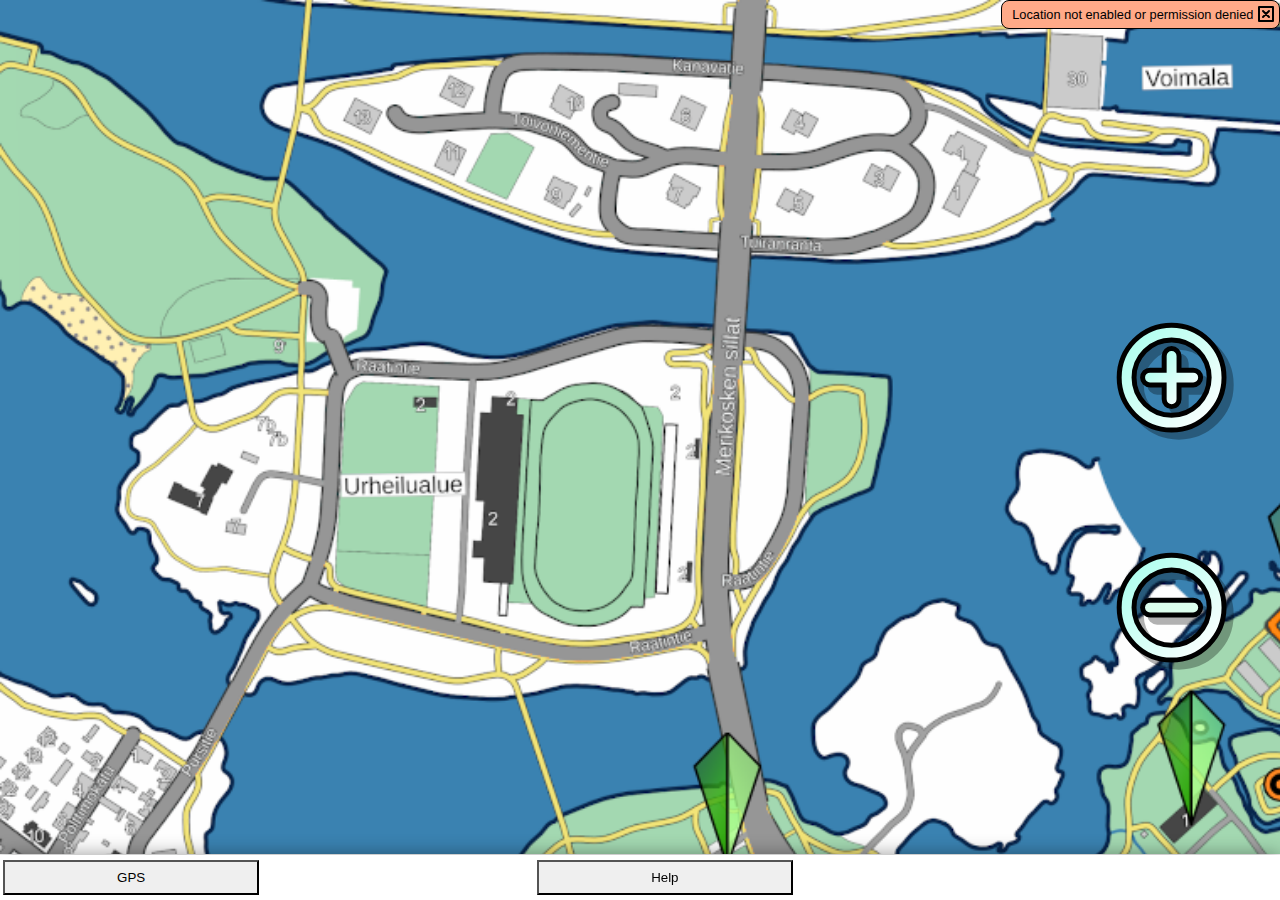
<file: index.html>
<!DOCTYPE HTML>
<html>

<head>
	<meta charset="utf-8" />
	<meta name="viewport" content="width=device-width, initial-scale=1" />
	<link rel="stylesheet" href="phone.css" />
	<link rel="manifest" href="expeditionoulu.webmanifest"/>
	<script src="core.js" type="text/javascript" charset="utf-8"></script>
	<title>Expedition Oulu</title>
</head>

<body>

<div id="hbriefing" style="display: none" style="height:100%">
	<div id="hidden_img" style="display: none;">
		<img id="appmap_nw" src="content/img/intromap_route.png" width="1520" height="1520" />
	<!--	<img id="appmap_ne" src="content/img/map_ne2.png" width="1000" height="1000" />
		<img id="appmap_sw" src="content/img/map_sw2.png" width="1000" height="1000" />
		<img id="appmap_se" src="content/img/map_se2.png" width="1000" height="1000" /> -->
		<img id="location_arrow" src="gfx/location_yellow.svg" width="127" height="127" />
		<img id="location_bonus" src="gfx/location_bonus.svg" width="96" height="96" />
		<img id="waypoint_dot" src="gfx/waypoint.svg" width="32" height="32" />
		<img id="user_arrow" src="gfx/user_arrow.svg" width="64" height="64" />
	</div>
	
	<div id="canvasholder" style="width: 100%; height: calc(100vh - 2.9rem); overflow:scroll">
		<canvas id="drawarea" width="1520" height="1520" style="width:200vw; position: relative;"></canvas>
	</div>

	<div id="gpsinfobox" class="gpsbox menyy" style="display: none">
		<p>
			<span id="gpsinfotext">Waiting for location...</span>
			<a id="gpsinfoclose" href="#" style="display: none;">
				<img src="gfx/close.svg" style="height: 1.0em;" onclick="gpsinfobox.style.display='none';"/>
			</a>
		</p>
	</div>

	<div id="maperror" class="invaliderror menyy" style="display: none;">
	<p>
		<p id="brieferrortext" style="margin-right: 2.0em"></p>
		<a href="#" style="position: absolute; top: 0; right: 0.3em;" onclick="maperror.style.display = 'none';">
			<img src="gfx/close.svg" style="height: 1.0em">
		</a> 
	</p>
	</div>

	<div id="popup_menu" class="menyy topmenu" style="display:none;">
		<h3 id="popup_title">Sample Text</h3>
		<hr>
		<div id="popup_links" class="menyylinks">
			<a id="popup_read" onclick="activateLocation(0, 0)" href="#">Read More...<br></a>
			<a id="popup_guided" onclick="activateLocation(0, 0)" href="#">Start Guided Tour Here...<br></a>
			<a id="popup_google" target="_blank" href="#">Launch in Google Maps...</a>
		</div>
	</div>

	<a class="zoombutton_a" href="#" onclick="zoomin();" style="position: fixed; bottom: 35vw; right: 3%;">
		<img class="zoomin" src="gfx/zoom_in.svg" style="width: 10vw"/>
	</a>
	<a class="zoombutton_a" href="#" onclick="zoomout();" style="position: fixed; bottom: 17vw; right: 3%;">
		<img class="zoomout" src="gfx/zoom_out.svg" style="width: 10vw"/>
	</a>

	<div class="bottom">
		<input type="button" id="readgps" value="GPS" onclick="showGPS();" />
		<input type="button" id="mapback" value="Back to Tour" onclick="backToTour();" />
		<a href="uguide.html" target="_blank" style="text-decoration: none;"><input type="button" id="readhelp" value="Help" /></a>
	</div>
</div>

<div id="locdesc" style="display: none; height: 99.5vh;">
	<iframe id="locframe" title="location frame" width="100%" height="100%">
	</iframe>
	<a class="topmenu_button" href="#" onclick="toggleLocmenu()">
		<img class="timage" src="gfx/menu_button.svg" />
	</a>

	<div id="locdrop" class="menyy dropmenu" style="display: none;">
	<div class="menyylinks">
		<a id="locguide" href="#" onclick="toggleLocmenu(); startGuided(0);">Start Guided Tour Here</a>
		<br>
		<a id="locgoogle" href="#" target="_blank" onclick="toggleLocmenu();">Launch on Google Maps</a>
	</div>
	</div>
<!--
	<div class="bottom">
	<input type="button" id="locback" value="Go Back" onclick="reverseLocation();" />
	</div>
-->
	<a href="#" onclick="reverseLocation();" style="position: absolute; left: 0; top: 0;"><img src="gfx/go_back.svg" style="width: 10vw"/></a>
</div>

<div id="waypoint" style="display: none">
	<div class="topnav">
		<span class="left" id="wpbrg">BRG</span>
		<span class="mid" id="wprng">RNG</span>
		<span class="right" id="wphdg">HDG</span>
	</div>

	<h3 id="wptitle"></h3>
	<p id="wpinfotext"></p>

	<div style="height: calc(100vh - 4.5rem); width: 100vw; display: none;">
		<iframe id="wpiframe" title="waypoint frame" width="100%" height="100%"></iframe>
	</div>

	<div class="bottom">
		<input type="button" class="leftb" id="wpprev" value="<-" onclick="prevWaypoint();"/>
		<input type="button" class="midlb" id="wpmap" value="View Map" onclick="activateBriefing();"/>
		<input type="button" class="midrb blinkmf" id="wpread" value="Read More" onclick="wpReadMore();"/>
		<input type="button" class="rightb" id="wpnext" value="->" onclick="nextWaypoint();"/>
	</div>
</div>

<div id="gps" style="display: none">
	<h3 id="questhead"></h3>
	<span id="wpname"></span>
	<table>
		<tr>
			<td id="wplat"></td>
			<td id="wplon"></td>
		</tr>
		<tr></tr>
		<tr>
			<td id="bearing"></td>
			<td id="range"></td>
		</tr>
		<tr><td>- - -</td><td>- - -</td></tr>
		<tr><td>CUR POS:</td></tr>
		<tr>
			<td id="userlat"></td>
			<td id="userlon"></td>
		</tr>
		<tr>
			<td id="heading"></td>
			<td id="speed"></td>
		</tr>
	</table>
	<p id="wptext">
	</p>
</div>

<div id="map" style="display: none">
</div>

<script>
	main();
</script>

</body>

</html>
</file>
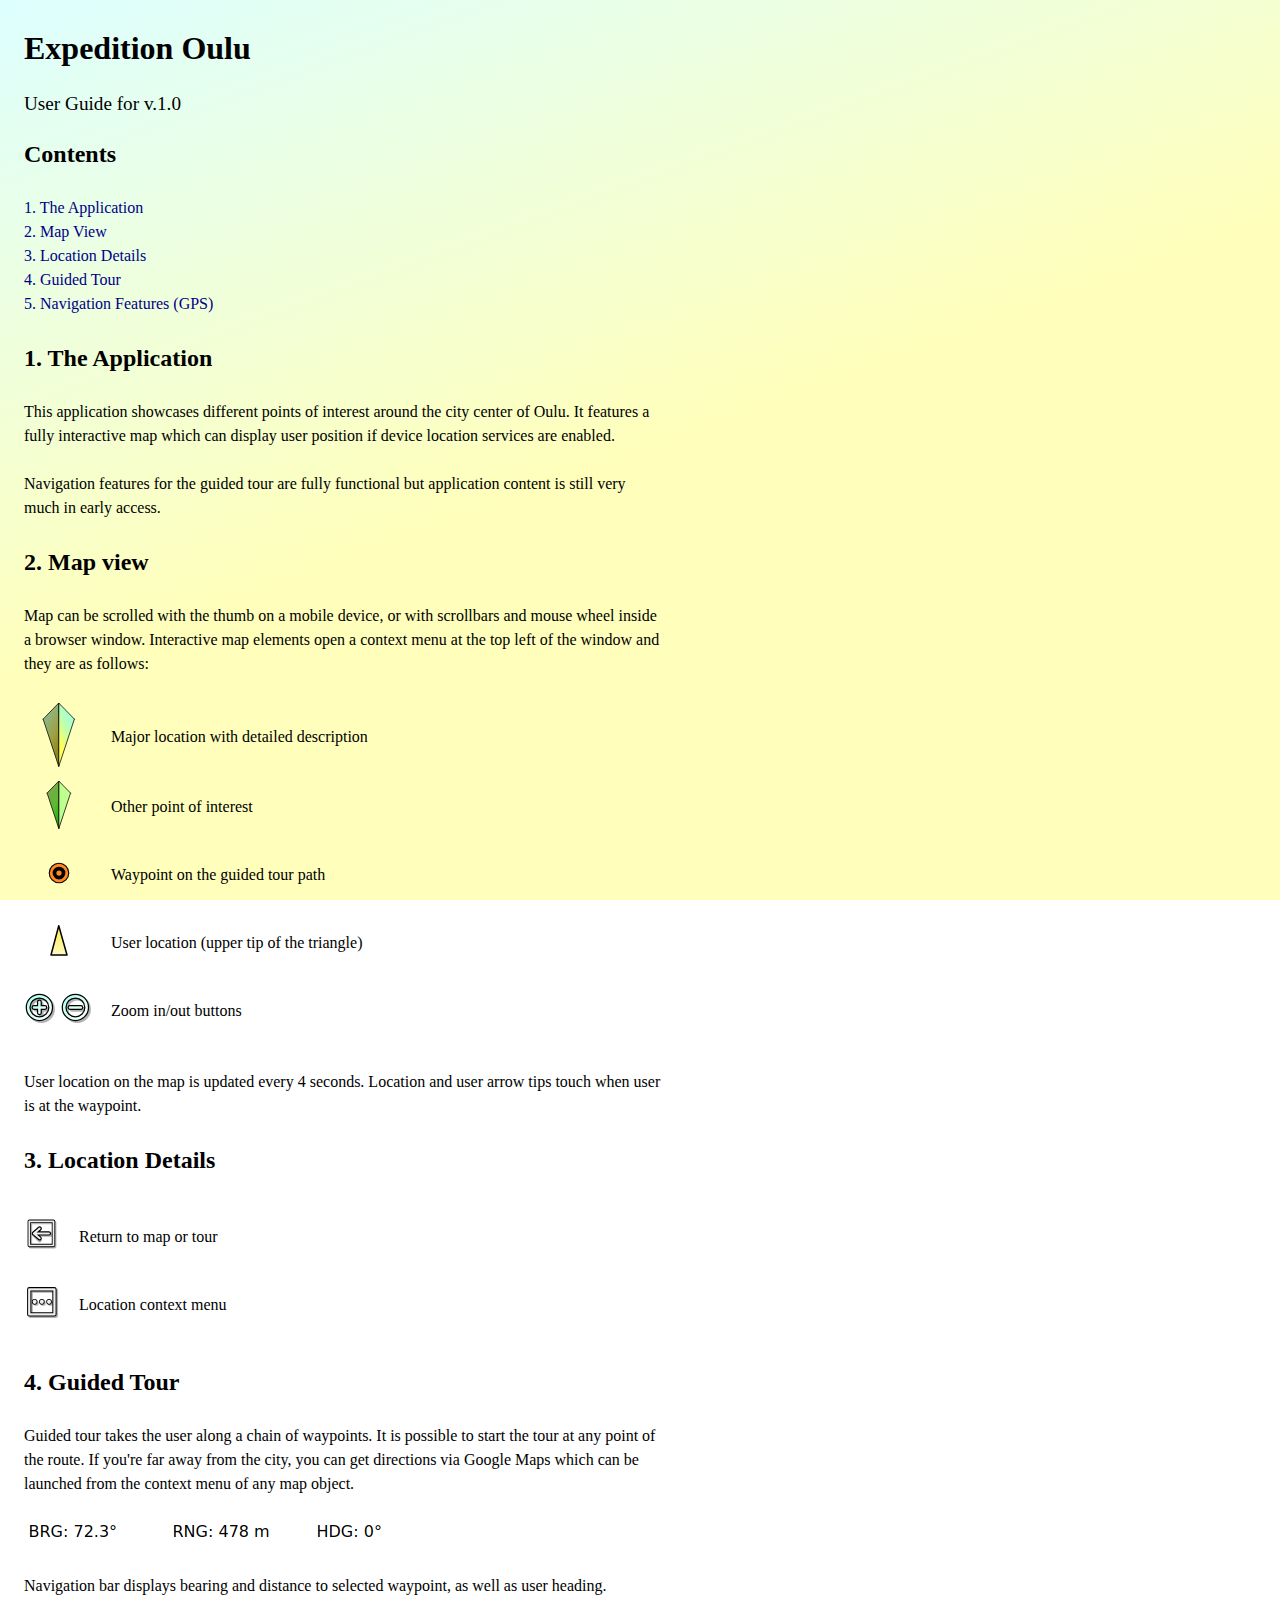
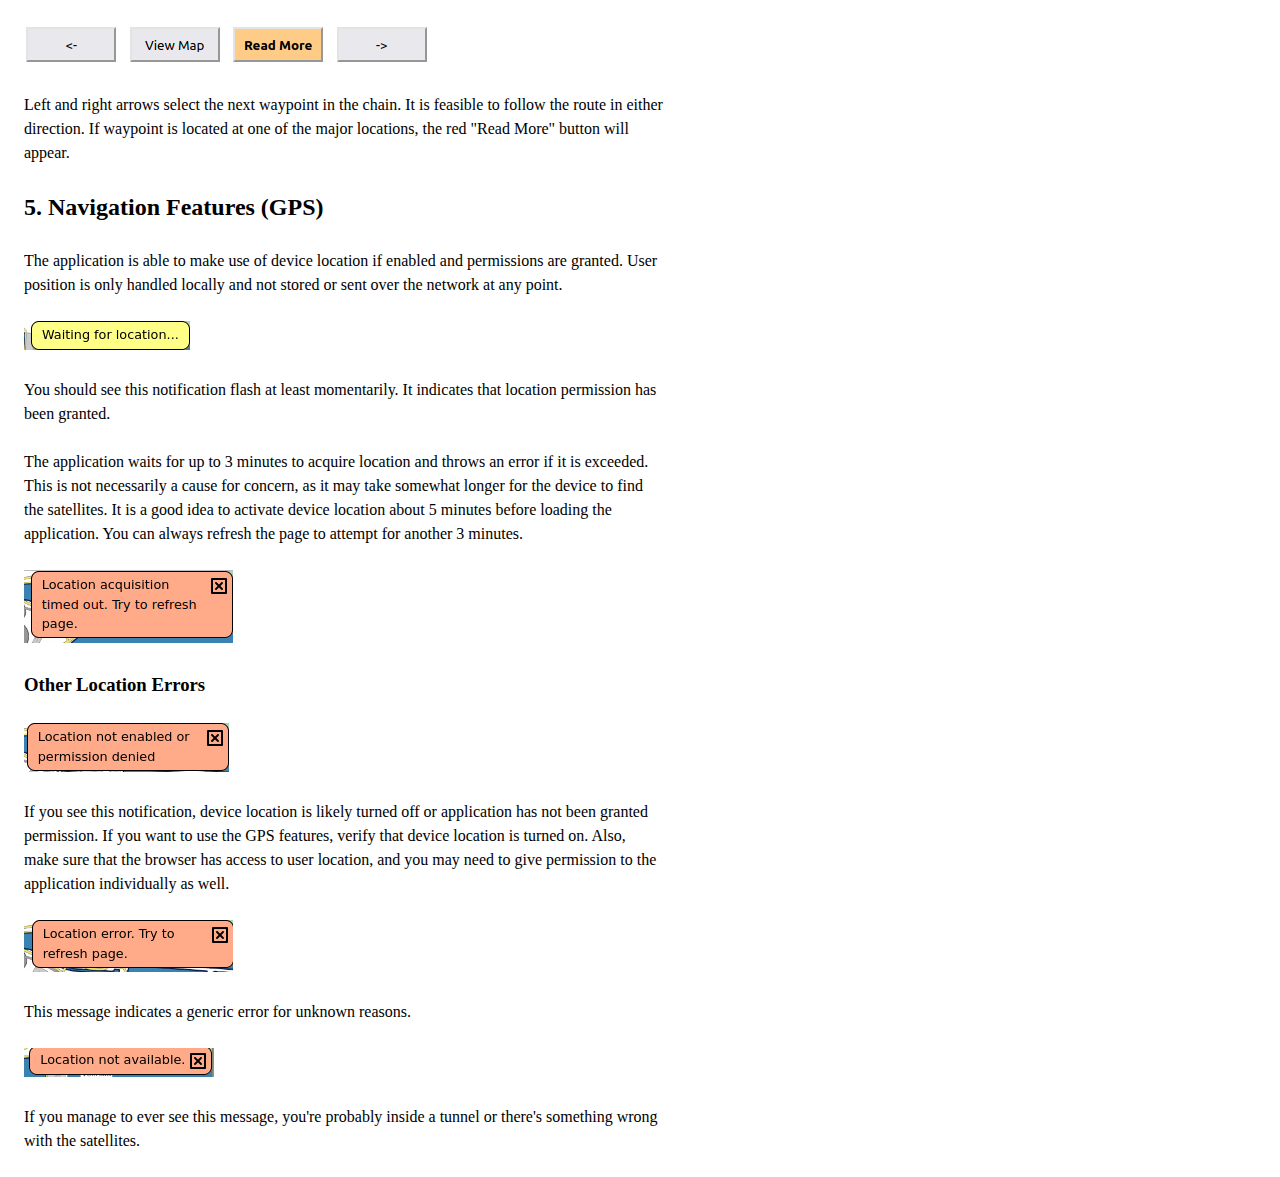
<file: uguide.html>
<!DOCTYPE HTML>

<html>
<head>
	<meta charset="utf-8" />
	<meta name="viewport" content="width=device-width, initial-scale=1" />
	<link rel="stylesheet" href="uguide.css" />
	<title>User Guide - Expedition Oulu</title>
</head>
<body>

<!-- TITLE PAGE -->

<div class="titlepage" width="100%" height="100%">
	<img class="titlebg" src="gfx/a4.svg" style="width:100%;" alt="background" />
	<img class="titlebg" src="gfx/location_yellow.svg" style="width:100%; transform: translate(0,10%)" alt="background" />
<!--	<img class="titlebg" src="gfx/location_bonus.svg" style="height:60%; transform: translate(30%,50%); overflow: hidden;" alt="background" />-->
	<div class="textcontainer">
		<h1 class="bigtitle">Expedition Oulu</h1>
		<p class="uguidetext">User Guide for v.1.0</span>
	</div>
</div>

<!-- FIRST PAGE -->
<div class="pb"> <!-- PAGE BREAK HERE -->
<h2>Contents</h2>

<p class="contents">
<a class="contents" href="#dapplication">1. The Application</a><br>
<a class="contents" href="#mapview">2. Map View</a><br>
<a class="contents" href="#locview">3. Location Details</a><br>
<a class="contents" href="#guidedtour">4. Guided Tour</a><br>
<a class="contents" href="#navigationf">5. Navigation Features (GPS)</a><br>
</p>

<h2 id="dapplication">1. The Application</h2>

<p>
This application showcases different points of interest around the city center
of Oulu. It features a fully interactive map which can display user position
if device location services are enabled.
</p>
<p>
Navigation features for the guided tour are fully functional but application
content is still very much in early access.
</p>

<h2 id="mapview">2. Map view</h2>

<p>
Map can be scrolled with the thumb on a mobile device, or with scrollbars and mouse wheel inside a
browser window. Interactive map elements open a context menu at the top left
of the window and they are as follows:
</p>

<table id="maptable">
	<tr>
		<td class="center"><img class="lsymbol" src="gfx/location_yellow.svg" alt="location symbol" /></td>
		<td>Major location with detailed description</td>
	</tr>
	<tr>
		<td class="center"><img class="mlsymbol" src="gfx/location_bonus.svg" alt="sight symbol" /></td>
		<td>Other point of interest</td>
	</tr>
	<tr>
		<td class="center"><img class="mwaypoint" src="gfx/waypoint.svg" alt="waypoint symbol" /></td>
		<td>Waypoint on the guided tour path</td>
	</tr>
	<tr>
		<td class="center"><img class="mzoom" src="gfx/user_arrow.svg" alt="waypoint symbol" /></td>
		<td>User location (upper tip of the triangle)</td>
	</tr>
	<tr>
		<td class="center">
			<img class="mzoom" src="gfx/zoom_in.svg" alt="zoom in symbol" />
			<img class="mzoom" src="gfx/zoom_out.svg" alt="zoom out symbol" />
		</td>
		<td>Zoom in/out buttons</td>
	</tr>
</table>

<p>
User location on the map is updated every 4 seconds. Location and user arrow tips touch when user is at the waypoint.
</p>

</div>

<div class="pb">
<h2 id="locview">3. Location Details</h2>

<table class="loctable">
	<tr>
		<td class="loc"><img class="mzoom" src="gfx/go_back.svg" alt="location symbol" /></td>
		<td>Return to map or tour</td>
	</tr>
	<tr>
		<td class="loc"><img class="mzoom" src="gfx/menu_button.svg" alt="location symbol" /></td>
		<td>Location context menu</td>
	</tr>
</table>

<h2 id="guidedtour">4. Guided Tour</h2>

<p>
Guided tour takes the user along a chain of waypoints. It is possible
to start the tour at any point of the route. If you're far away from the city,
you can get directions via Google Maps which can be launched from the context
menu of any map object.
</p>

<img class="barimg" src="uguide/navbar.png" />

<p>
Navigation bar displays bearing and distance to selected waypoint, as well as
user heading.
</p>

<img class="barimg" src="uguide/guided_bottom.png" />

<p>
Left and right arrows select the next waypoint in the chain. It is feasible to
follow the route in either direction. If waypoint is located at one of the
major locations, the red "Read More" button will appear.
</p>

<h2 id="navigationf">5. Navigation Features (GPS)</h2>

<p>
The application is able to make use of device location if enabled and permissions are granted.
User position is only handled locally and not stored or sent over the network at any point.
</p>

<img class="barimg" src="uguide/gpsinfo1.png" />
<p>
You should see this notification flash at least momentarily. It indicates that location
permission has been granted.
</p>

<p>
The application waits for up to 3 minutes to acquire location and throws an
error if it is exceeded. This is not necessarily a cause for concern, as it may
take somewhat longer for the device to find the satellites. It is a good idea
to activate device location about 5 minutes before loading the application.
You can always refresh the page to attempt for another 3 minutes.
</p>

<img class="barimg" src="uguide/loc_error2.png" />

<div class="pb">
<h3>Other Location Errors</h3>
<img class="barimg" src="uguide/loc_error1.png" />
<p>
If you see this notification, device location is likely turned off or
application has not been granted permission. If you want to use the GPS
features, verify that device location is turned on. Also, make sure that the
browser has access to user location, and you may need to give permission to the
application individually as well.
</p>

<img class="barimg" src="uguide/loc_error3.png" />
<p>
This message indicates a generic error for unknown reasons.
</p>

<img class="barimg" src="uguide/loc_error4.png" />
<p>
If you manage to ever see this message, you're probably inside a tunnel or
there's something wrong with the satellites.
</p>

</div>

</body>
</html>
</file>
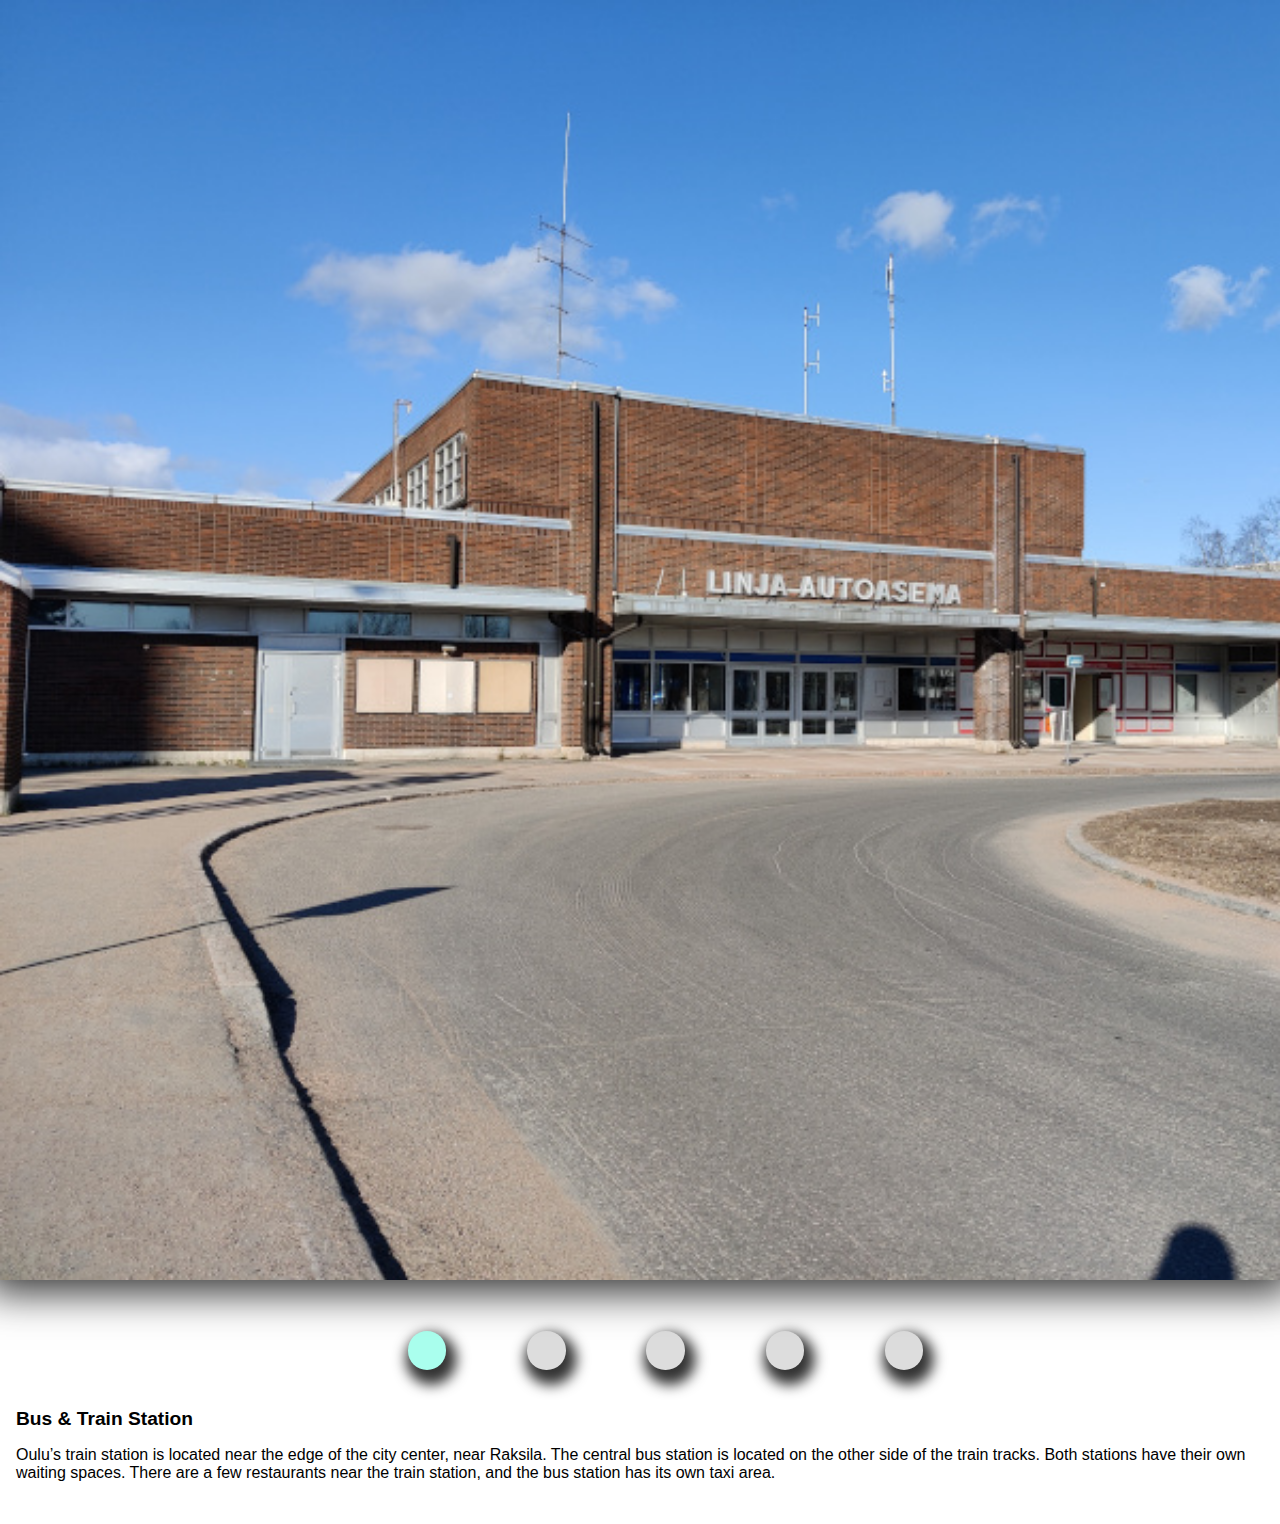
<file: content/bus_station.html>
<!DOCTYPE HTML>

<html>
<head>
	<link rel="stylesheet" href="common.css" />
</head>
<body>

<div id="imgframe" class="scroller" onscroll="srolled1();">
	<img id="pic1" src="img/station/bus04.jpg" alt="test" />
	<img id="pic2" src="img/station/bus03.jpg" alt="test" />
	<img id="pic3" src="img/station/bus02.jpg" alt="test" />
	<img id="pic4" src="img/station/bus01.jpg" alt="test" />
	<img id="pic5" src="img/station/bus00.jpg" alt="test" />
</div>

<div id="imgdotframe">
	<a id="dot1" class="picdot dothigh" href="#pic1"></a>
	<a id="dot2" class="picdot" href="#pic2"></a>
	<a id="dot3" class="picdot" href="#pic3"></a>
	<a id="dot4" class="picdot" href="#pic4"></a>
	<a id="dot5" class="picdot" href="#pic5"></a>
</div>

<div id="textcontent">

<h2>Bus & Train Station</h2>
<p>
Oulu’s train station is located near the edge of the city center, near Raksila. The central bus station is located on the other side of the train tracks. Both stations have their own waiting spaces. There are a few restaurants near the train station, and the bus station has its own taxi area.
</p>
</div>

</body>

<script src="imgscroll.js"></script>

</html>
</file>
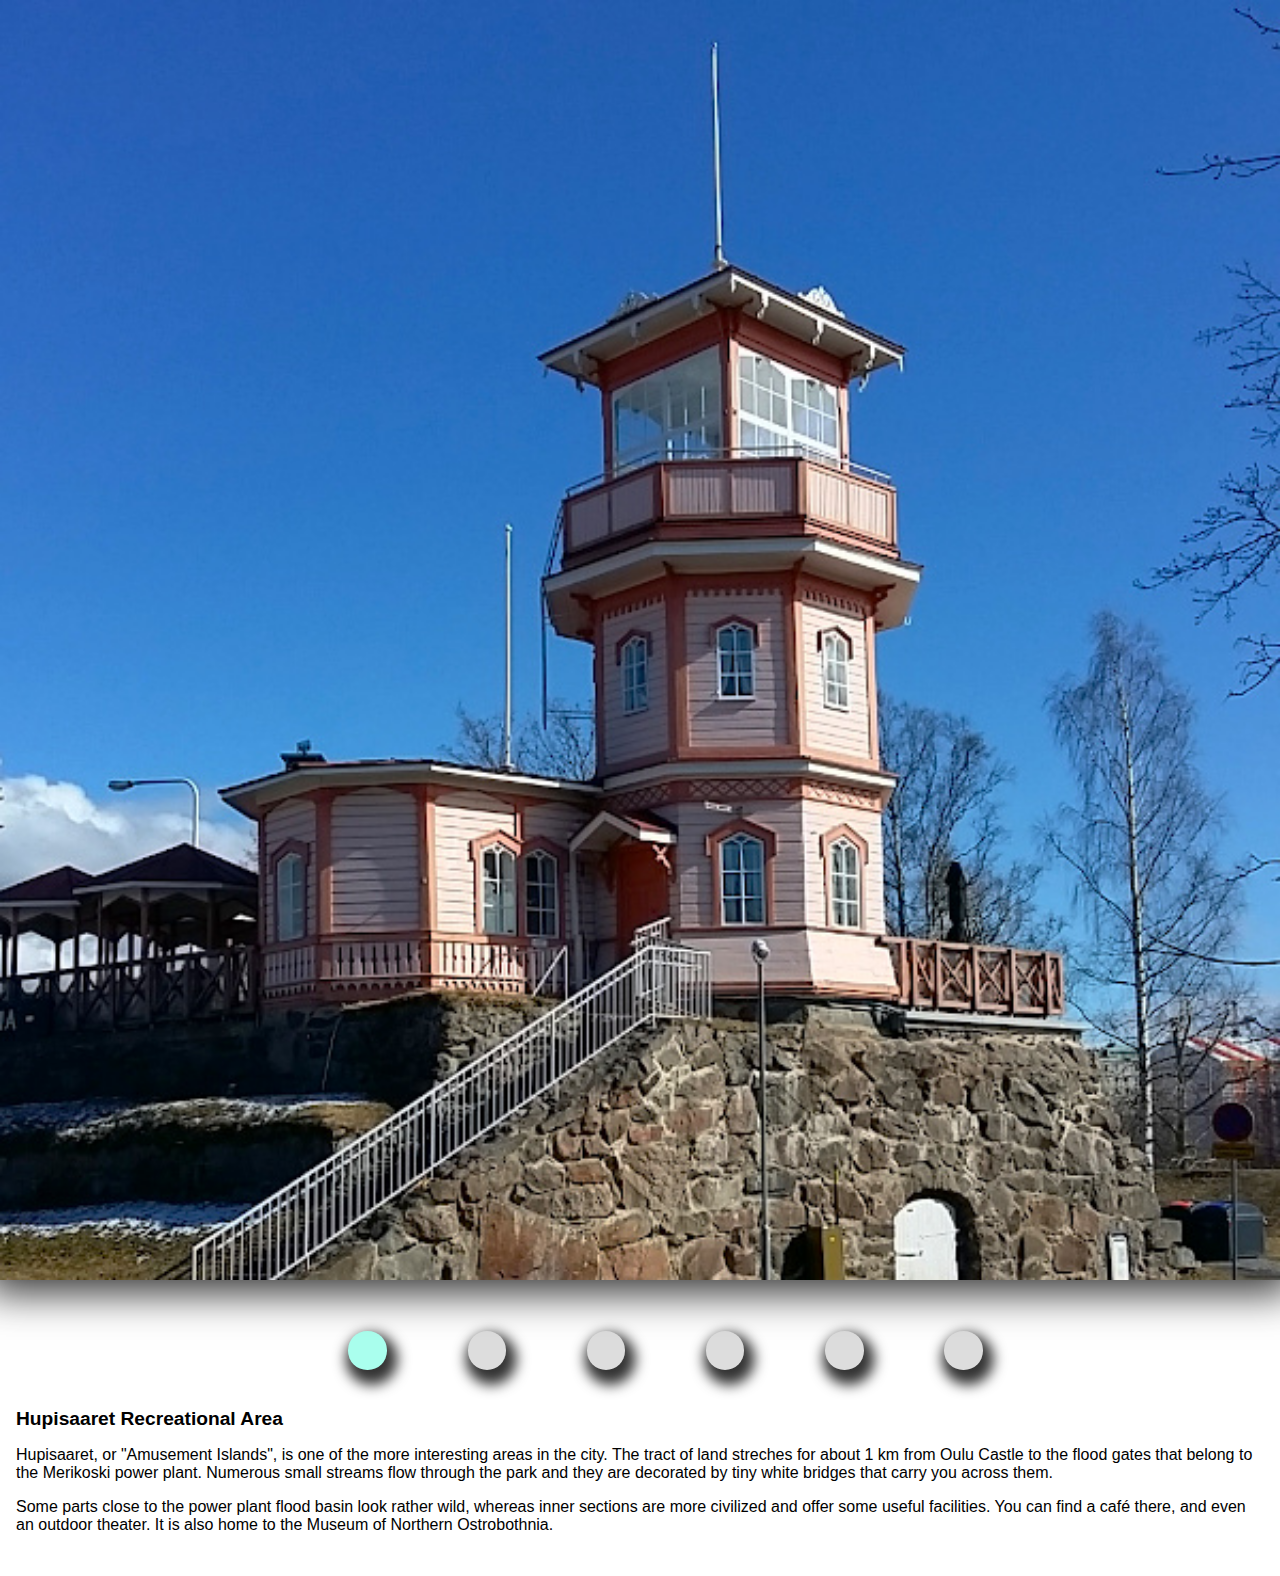
<file: content/hupisaaret.html>
<!DOCTYPE HTML>

<html>
<head>
	<meta charset="utf-8" />
	<link rel="stylesheet" href="common.css" />
</head>
<body>

<div id="imgframe" class="scroller" onscroll="srolled1();">
	<img id="pic1" src="img/hupisaaret/hupi00.jpg" alt="Hupisaaret 1" />
	<img id="pic2" src="img/hupisaaret/hupi01.jpg" alt="Hupisaaret 2" />
	<img id="pic3" src="img/hupisaaret/hupi02.jpg" alt="Hupisaaret 3" />
	<img id="pic4" src="img/hupisaaret/hupi07.jpg" alt="Hupisaaret 4" />
	<img id="pic5" src="img/hupisaaret/hupi03.jpg" alt="Hupisaaret 5" />
	<iframe id="pic6" width="500" height="300" src="https://www.youtube.com/embed/lhNjJDXBMYM" title="YouTube video player" frameborder="0" allow="accelerometer; autoplay; clipboard-write; encrypted-media; gyroscope; picture-in-picture" allowfullscreen></iframe>
</div>

<div id="imgdotframe">
	<a id="dot1" class="picdot dothigh" href="#pic1"></a>
	<a id="dot2" class="picdot" href="#pic2"></a>
	<a id="dot3" class="picdot" href="#pic3"></a>
	<a id="dot4" class="picdot" href="#pic4"></a>
	<a id="dot5" class="picdot" href="#pic5"></a>
	<a id="dot6" class="picdot" href="#pic6"></a>
</div>

<div id="textcontent">

<h2>Hupisaaret Recreational Area</h2>
<p>
Hupisaaret, or "Amusement Islands", is one of the more interesting areas in the
city. The tract of land streches for about 1 km from Oulu Castle to the flood
gates that belong to the Merikoski power plant. Numerous small streams flow
through the park and they are decorated by tiny white bridges that carry you
across them.</p>
<p>
Some parts close to the power plant flood basin look rather wild, whereas
inner sections are more civilized and offer some useful facilities. You can
find a café there, and even an outdoor theater. It is also home to the Museum
of Northern Ostrobothnia.
</p>
</div>

</body>

<script src="imgscroll.js"></script>

</html>
</file>
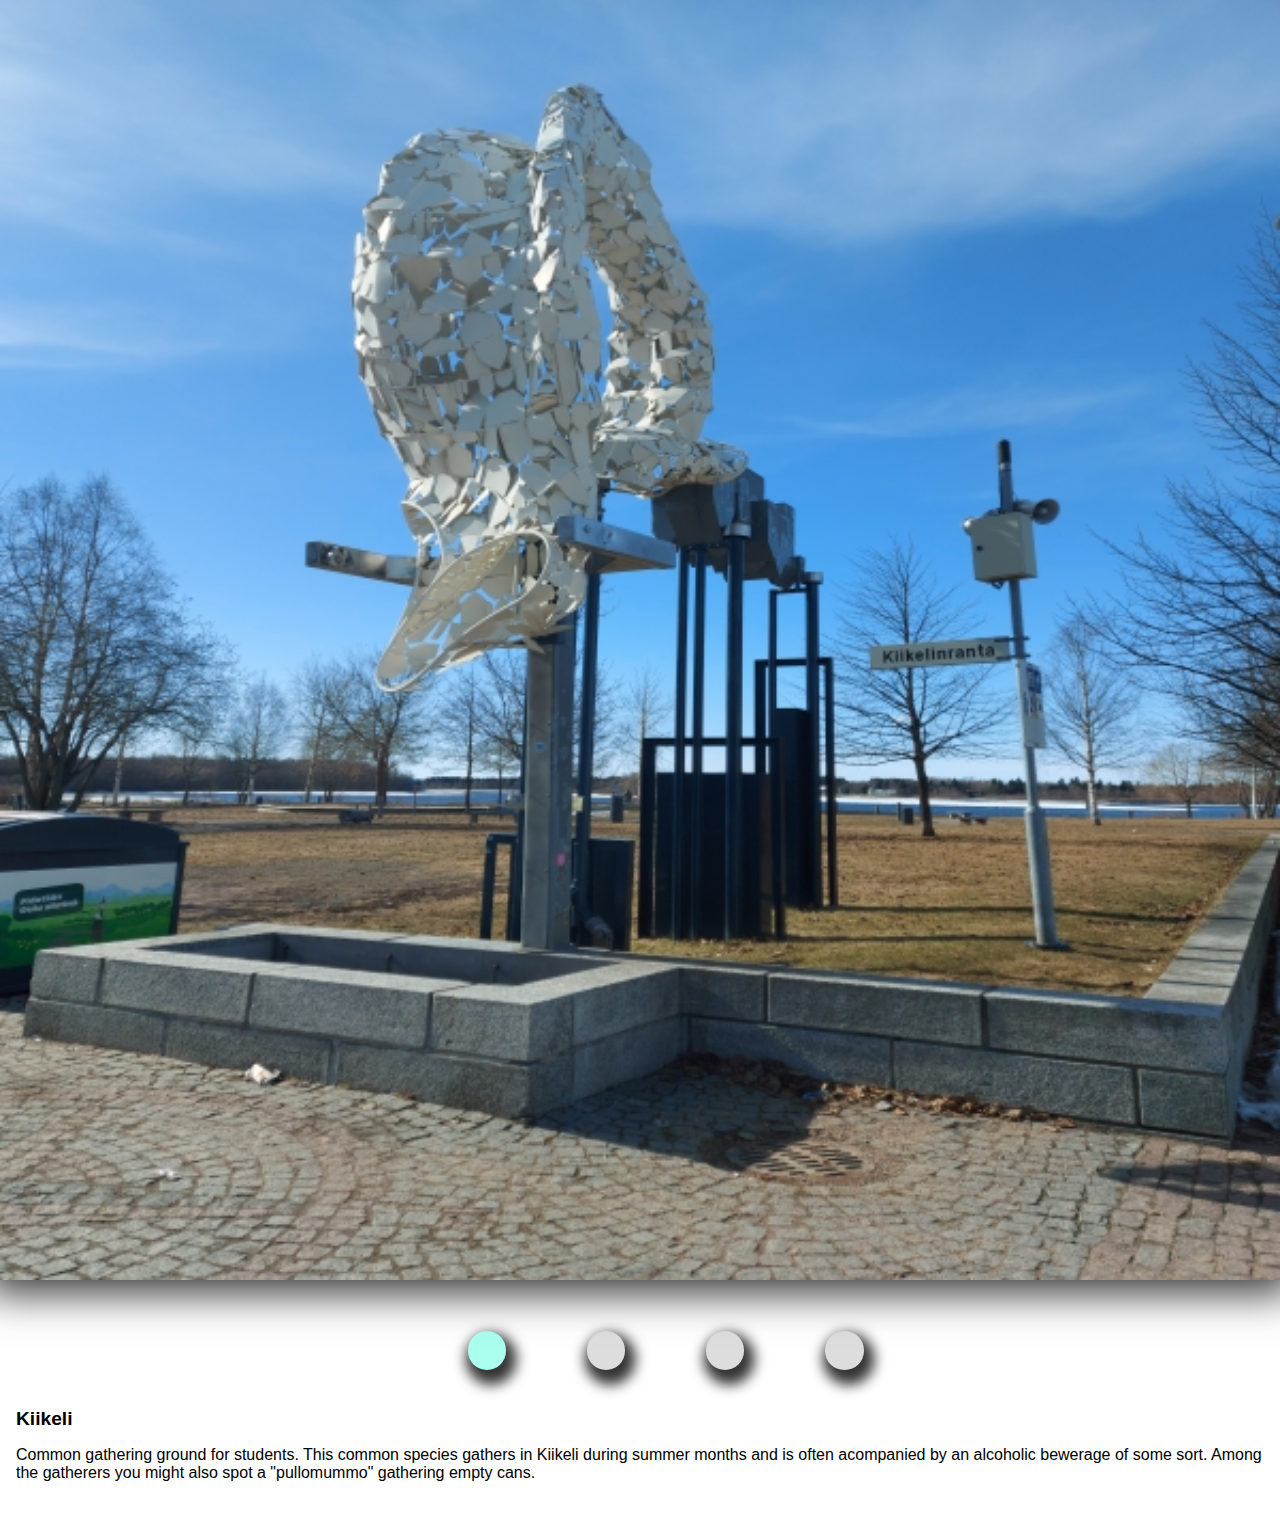
<file: content/kiikeli.html>
<!DOCTYPE HTML>

<html>
<head>
	<link rel="stylesheet" href="common.css" />
</head>
<body>

<div id="imgframe" class="scroller" onscroll="srolled1();">
	<img id="pic1" src="img/kiikeli/kiikeli00.jpg" alt="Hupisaaret 1" />
	<img id="pic2" src="img/kiikeli/kiikeli01.jpg" alt="Hupisaaret 2" />
	<img id="pic3" src="img/kiikeli/kiikeli02.jpg" alt="Hupisaaret 3" />
	<img id="pic4" src="img/kiikeli/kiikeli03.jpg" alt="Hupisaaret 4" />
<!--	<iframe id="pic6" width="500" height="300" src="https://www.youtube.com/embed/lhNjJDXBMYM" title="YouTube video player" frameborder="0" allow="accelerometer; autoplay; clipboard-write; encrypted-media; gyroscope; picture-in-picture" allowfullscreen></iframe> -->
</div>

<div id="imgdotframe">
	<a id="dot1" class="picdot dothigh" href="#pic1"></a>
	<a id="dot2" class="picdot" href="#pic2"></a>
	<a id="dot3" class="picdot" href="#pic3"></a>
	<a id="dot4" class="picdot" href="#pic4"></a>
</div>

<div id="textcontent">

<h2>Kiikeli</h2>
<p>
Common gathering ground for students. This common species gathers in Kiikeli
during summer months and is often acompanied by an alcoholic bewerage of some
sort. Among the gatherers you might also spot a "pullomummo" gathering empty
cans.
</p>
</div>

</body>

<script src="imgscroll.js"></script>

</html>
</file>
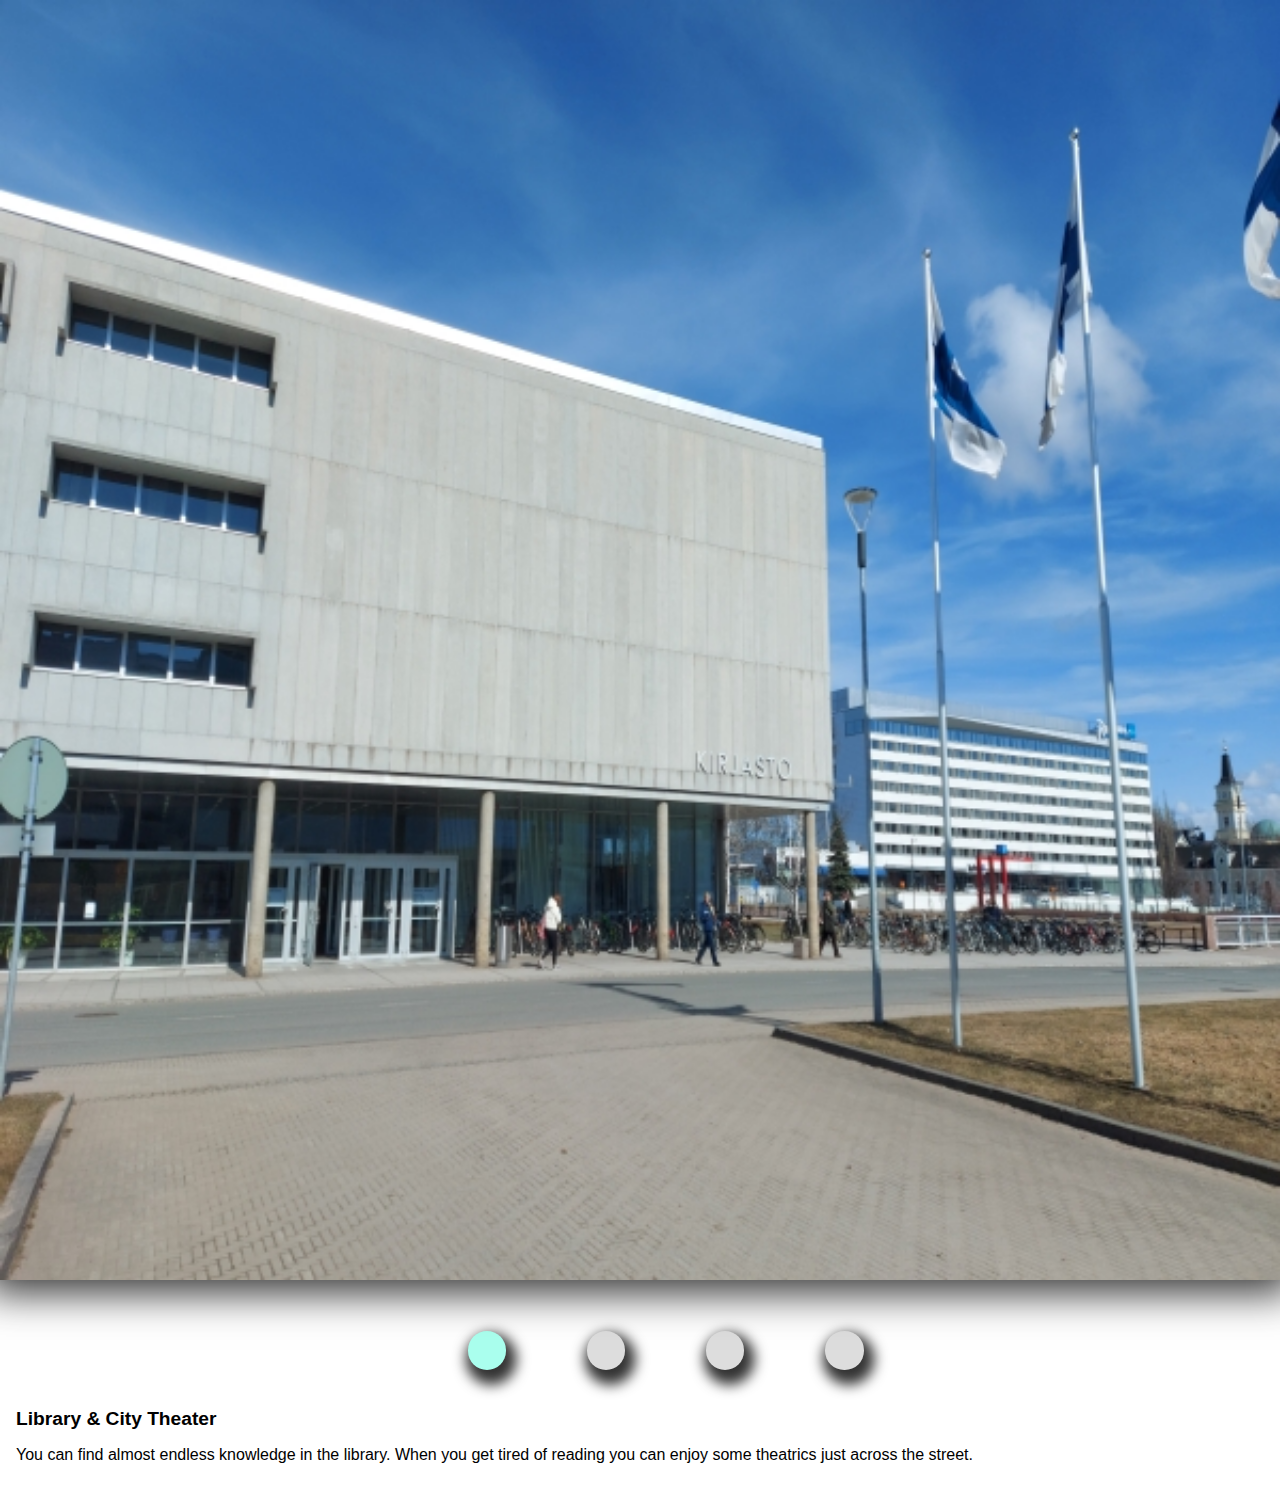
<file: content/library.html>
<!DOCTYPE HTML>

<html>
<head>
	<link rel="stylesheet" href="common.css" />
</head>
<body>

<div id="imgframe" class="scroller" onscroll="srolled1();">
	<img id="pic1" src="img/library/library01.jpg" alt="Library 1" />
	<img id="pic2" src="img/library/library00.jpg" alt="Library 2" />
	<img id="pic3" src="img/library/theater00.jpg" alt="Theater 1" />
	<img id="pic4" src="img/library/theater01.jpg" alt="Theater 2" />
<!--	<iframe id="pic6" width="500" height="300" src="https://www.youtube.com/embed/lhNjJDXBMYM" title="YouTube video player" frameborder="0" allow="accelerometer; autoplay; clipboard-write; encrypted-media; gyroscope; picture-in-picture" allowfullscreen></iframe> -->
</div>

<div id="imgdotframe">
	<a id="dot1" class="picdot dothigh" href="#pic1"></a>
	<a id="dot2" class="picdot" href="#pic2"></a>
	<a id="dot3" class="picdot" href="#pic3"></a>
	<a id="dot4" class="picdot" href="#pic4"></a>
</div>

<div id="textcontent">

<h2>Library & City Theater</h2>
<p>
You can find almost endless knowledge in the library. 
When you get tired of reading you can enjoy some theatrics just across the street.
</p>
</div>

</body>

<script src="imgscroll.js"></script>

</html>
</file>
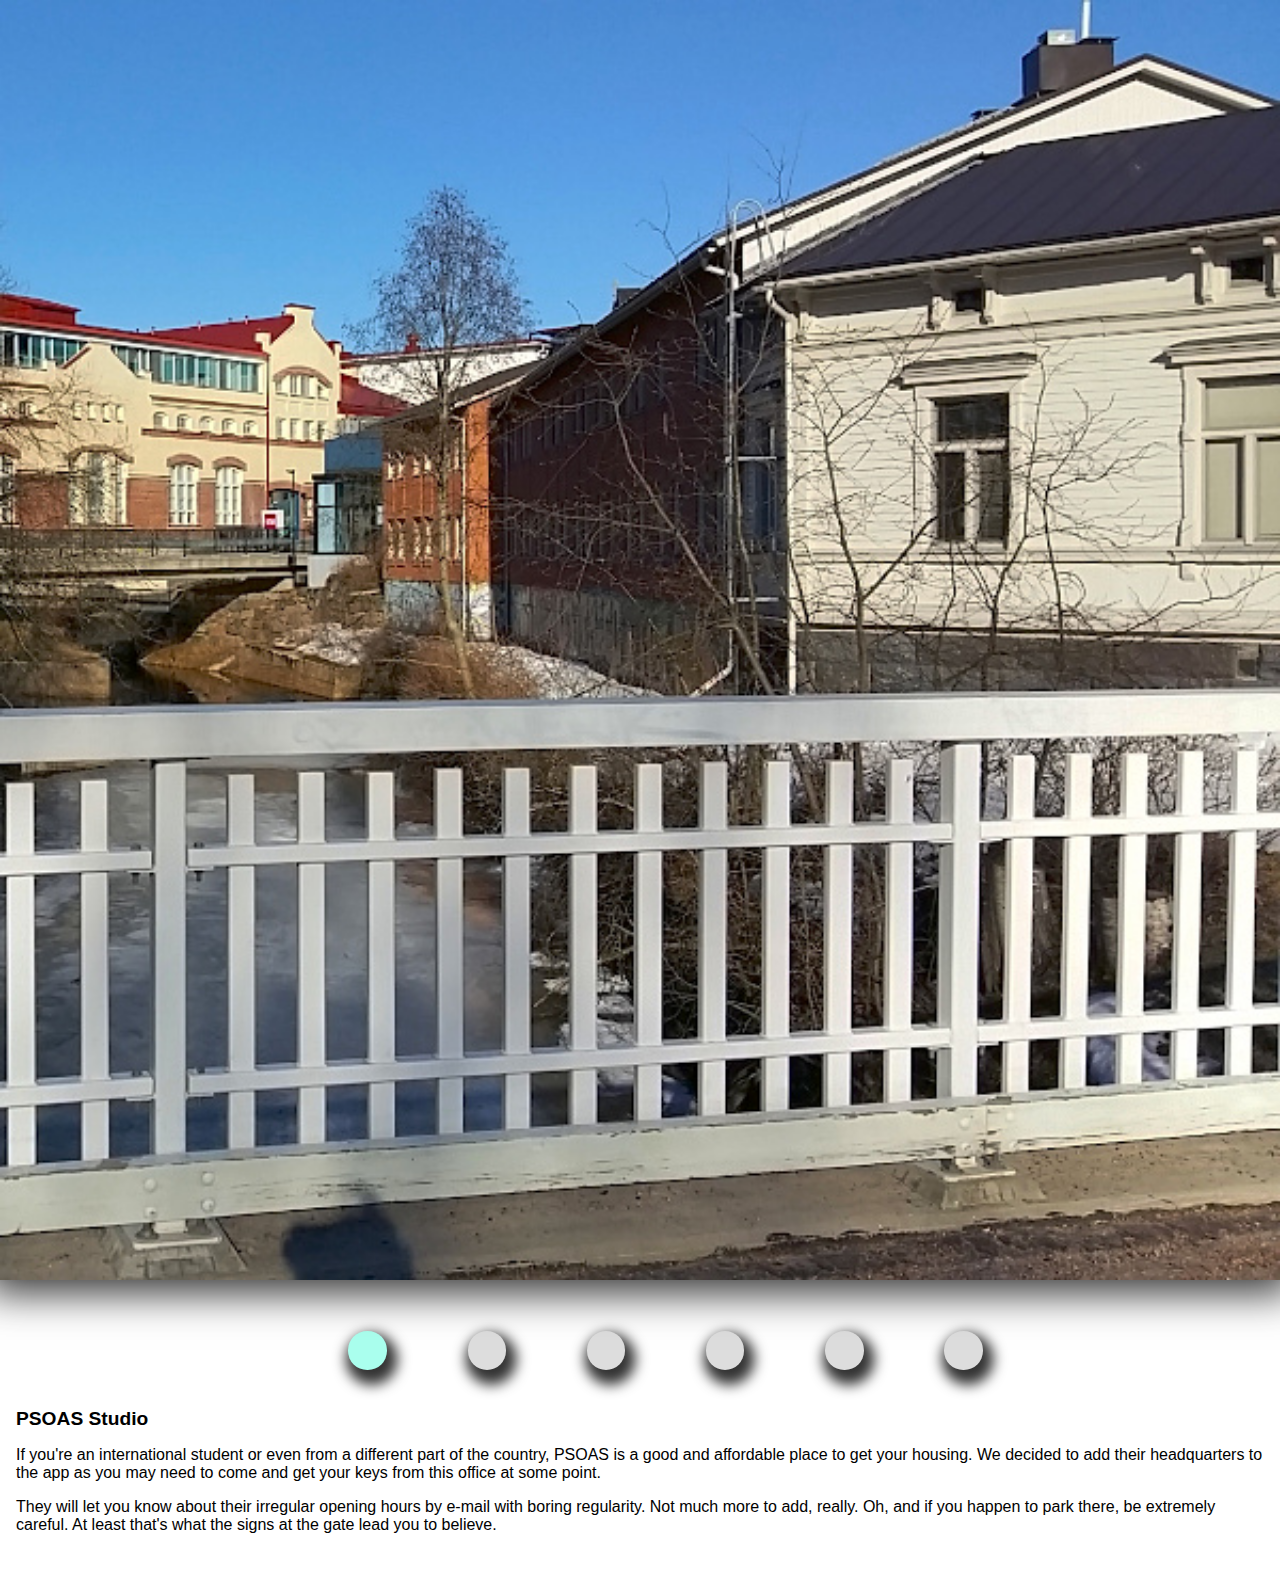
<file: content/psoas.html>
<!DOCTYPE HTML>

<html>
<head>
	<link rel="stylesheet" href="common.css" />
</head>
<body>

<div id="imgframe" class="scroller" onscroll="srolled1();">
	<img id="pic1" src="img/psoas/psoas00.jpg" alt="PSOAS 1" />
	<img id="pic2" src="img/psoas/psoas01.jpg" alt="PSOAS 2" />
	<img id="pic3" src="img/psoas/psoas02.jpg" alt="PSOAS 3" />
	<img id="pic4" src="img/psoas/psoas03.jpg" alt="PSOAS 4" />
	<img id="pic5" src="img/psoas/psoas04.jpg" alt="PSOAS 5" />
	<img id="pic6" src="img/psoas/psoas05.jpg" alt="PSOAS 6" />
</div>

<div id="imgdotframe">
	<a id="dot1" class="picdot dothigh" href="#pic1"></a>
	<a id="dot2" class="picdot" href="#pic2"></a>
	<a id="dot3" class="picdot" href="#pic3"></a>
	<a id="dot4" class="picdot" href="#pic4"></a>
	<a id="dot5" class="picdot" href="#pic5"></a>
	<a id="dot6" class="picdot" href="#pic6"></a>
</div>

<div id="textcontent">

<h2>PSOAS Studio</h2>
<p>If you're an international student or even from a different part of the
country, PSOAS is a good and affordable place to get your housing. We decided to
add their headquarters to the app as you may need to come and get your keys from
this office at some point.</p>
<p>They will let you know about their irregular opening hours by e-mail
with boring regularity. Not much more to add, really. Oh, and if you happen
to park there, be extremely careful. At least that's what the signs at the
gate lead you to believe.</p>
</div>

</body>

<script src="imgscroll.js"></script>

</html>
</file>
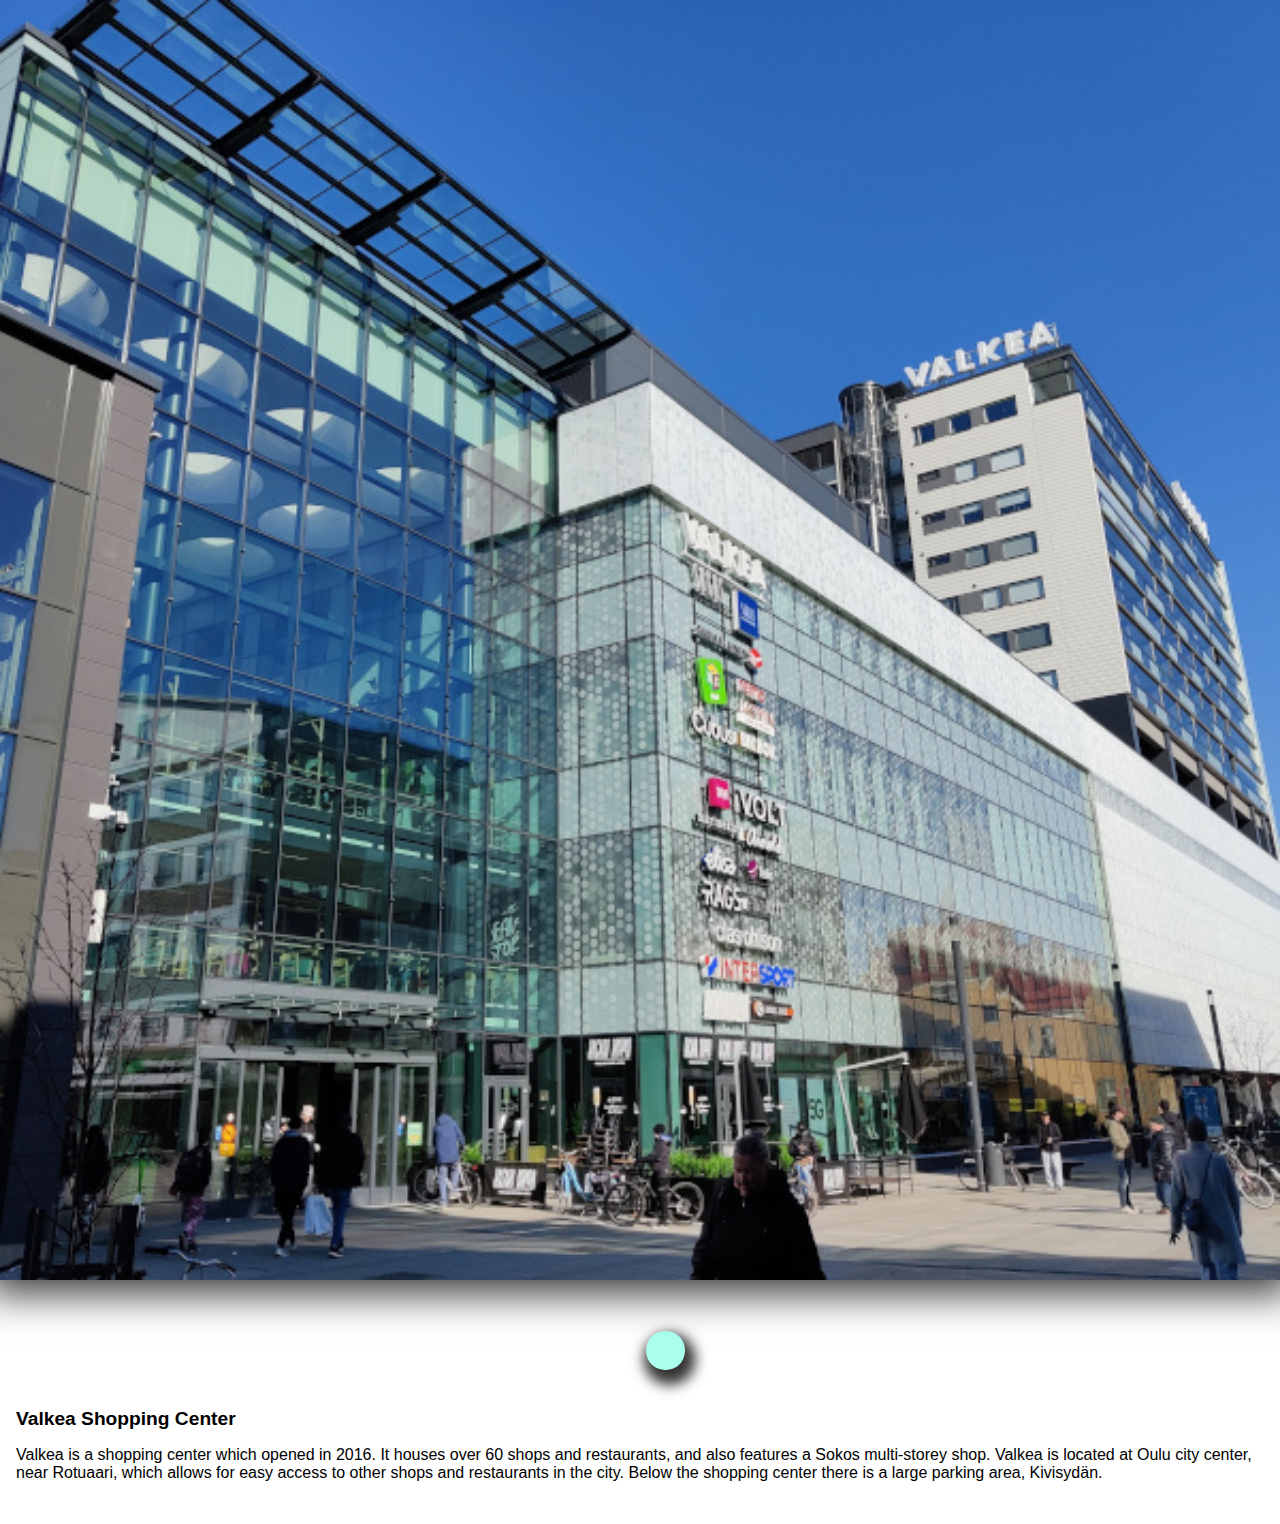
<file: content/valkea.html>
<!DOCTYPE HTML>

<html>
<head>
	<link rel="stylesheet" href="common.css" />
</head>
<body>

<div id="imgframe" class="scroller" onscroll="srolled1();">
	<img id="pic1" src="img/valkea/valkea00.jpg" alt="test" />
</div>

<div id="imgdotframe">
	<a id="dot1" class="picdot dothigh" href="#pic1"></a>
</div>

<div id="textcontent">

<h2>Valkea Shopping Center</h2>

<p>
Valkea is a shopping center which opened in 2016. It houses over 60 shops and restaurants, and also features a Sokos multi-storey shop. Valkea is located at Oulu city center, near Rotuaari, which allows for easy access to other shops and restaurants in the city. Below the shopping center there is a large parking area, Kivisydän.
</p>
</div>

</body>

<script src="imgscroll.js"></script>

</html>
</file>
<file: phone.css>
@media screen and (max-width:40rem) {

}

* {
	box-sizing: border-box;
}

body {
	margin: 0;
	background-color: #fff;
	font-family: sans-serif;
}

.topnav {
	font-family: sans-serif;
	overflow: hidden;
	background-color: #fff;
	height: 1.7rem;
}

.topnav span {
	position: absolute;
	color: #000;
	text-align: center;
	padding: 0;
	margin-top: 0.2rem;
	text-decoration: none;
}

span.left{
	left: 1vw;
}

span.mid{
	left: 33vw;
}

span.right{
	left: 65vw;
}

canvas {
	box-shadow: 0 0 2rem 0.5rem rgba(0, 0, 0, 0.8);
}

.navblock {
	width: 33%;
}

.popup {
	display: none;
	position: fixed;
	top: 0;
	left: 0;
	background-color: #000;
	color: #fff;
	transition: opacity 300ms;
}

svg {
	width: 100%;
}

div {
	margin: 0;
	padding: 0;
}

p, h3 {
	margin: 1rem;
	padding: 0;
}

h3 {
	font-size: 1.1rem;
}

iframe {
	margin: 0;
	padding: 0;
	border:0px;
}

img {
	max-width: 100%;
}

input[type="button"] {
	margin: 0.3rem 0.2rem;
	min-width: 20vw;
	height: 2.2rem;
	display: inline;
	border-style: outset;
/*	background-image: url("gfx/button_bkg.jpg");
	background-position: right bottom;
	background-size: cover;*/
}

.bottom {
	background-color: #fff;
	position: fixed;
	bottom: 0;
	width: 100vw;
	height: 2.8rem;
}

.topmenu_button {
	margin: 0;
	position: absolute;
	width: 10vw;
	height: 10vw;
	top: 0;
	right: 0;
}

.menyy{
	margin: 0;
	position: fixed;
	width: auto;
	height: auto;
	background-color: #fff;
	border: 1px solid #000;
	border-radius: 0.5rem;
	line-height: 2.0rem;
}

.menyylinks {
	margin: 1.0rem 0rem;
}

.topmenu {
	top: 0;
	left: 0;
}

.dropmenu {
	right: 0;
	top: 10vw;
	width: auto;
	height: auto;
}

.menyylinks > a {
	margin-left: 1.0rem;
	margin-right: 1.0rem;
	margin-top: 2.0rem;
	text-decoration: none;
	color: #000;
}

.menyy > a:hover {
	background-color: #8fc;
}

.menyy > hr {
	margin: 0 1.0rem;
	padding: 0;
}

.topnav, .bottom {
	box-shadow: 0 0 1.5vw 0 rgba(0, 0, 0, 0.4);
}

.leftb {
	position: absolute;
	left: 0vw;
}

.rightb {
	position: absolute;
	left: 69vw;
}

.longrb {
	position: absolute;
	left: 38vw;
}

.midb {
	position: absolute;
	left: 38vw;
}

.midlb {
	position: absolute;
	left: 23vw;
}

.midrb {
	position: absolute;
	left: 46vw;
}

.hidden {
	display: none;
}

table {
	font-family: sans-serif;
}
td {
	padding-top: 0.5em;
}

.blinkmf {
	animation: blinkbg 1.5s infinite;
	background-color: #fc8;
	font-weight: bold;
}

@keyframes blinkbg {
	0%		{ color: #000; }
	50%		{ color: #f00; }
	51%		{ color: #000; }
}

.invaliderror {
	max-width: 45%;
	background-color: #fa8;
	top: 0;
	right: 0;
}
.gpsbox {
	background-color: #ff8;
	top: 0;
	right: 0;
}

.invaliderror > p, .gpsbox > p {
	font-size: 0.8em;
	line-height: 1.5em;
	margin: 0.3em 0.8em;
}
</file>
<file: uguide.css>
:root {
	--margver: 5mm;
	--marghor: 15mm;
}

body {
	margin: 0;
	padding: 0;
	position: static;
}

.center {
	text-align: center;
}

@media print { /* START OF MEDIA */

	.titlepage {
		page-break-after: always;
		overflow: hidden;
		font-family: sans-serif;
	}
	.titlebg {
		position: absolute;
		left: 0;
		right: 0;
	}
	.textcontainer {
		border: outset;
		border-width: 0.2rem;
		background-color: #fff;
		position: absolute;
		top: 35%;
		left: 50%;
		transform: translate(-50%, 0);
		width: 50%;
		height: 15%;
		text-align: center;
	}
	.bigtitle {
		display: block;
		margin-top: 8mm;
		margin-left: 10mm;
		font-size: 2.0rem;
	}
	.uguidetext {
		margin-top: 15mm;
		line-height: 0;
		font-size: 1.5rem;
	}

.pb {
	page-break-before: always;
	position: relative;
	top: calc(var(--margver) * 2.5);
}

p, h1, h2, h3, .pimg {
	margin: var(--margver) var(--marghor);
}

h2 {
	margin-top: 10mm;
}

p.contents {
	line-height: 2.5em;
	margin: 8mm 15mm;
}

a.contents {
	color: #000;
	text-decoration: none;
	font-size: 1.3em;
}

table {
	margin: 7mm 10mm;
}

table.loctable {
	margin-top: 0mm;
	margin-bottom: 0mm;
	margin-left: var(--marghor);
}

td {
	height: 12mm;
	min-width: 30mm;
}

.lsymbol {
	height: 12mm;
}

.mlsymbol {
	height: 10mm;
}

.mwaypoint {
	height: 5mm;
}

.mzoom {
	height: 7mm;
}

.barimg {
	margin-left: var(--marghor);
	max-width: calc(100vw - 30mm);
}

td.loc {
	height: 2.0rem;
	min-width: 4.0rem;
	text-align: center;
}

} /* END OF PRINT */

@media screen {

	.titlebg {
		display: none;
	}
	.uguidetext {
		line-height: 1.0rem;
		font-size: 1.2rem;
	}

body {
	background-image: linear-gradient(160deg, #dff, #ffb, #ffb);
	background-repeat: no-repeat;
	background-attachment: fixed;
}

p, h1, h2, h3 {
	max-width: 40rem;
	margin: 1.5rem;
	line-height: 1.5em;
}

a.contents {
	width: auto;
	color: #008;
	text-decoration: none;
}

table {
	margin: 0.5rem;
}

.pimg {
	margin-left: 1.5rem;
}

p {
	line-height: 1.5em;
}

td {
	height: 4.0rem;
	min-width: 6.0rem;
}

.lsymbol {
	height: 4.0rem;
}

.mlsymbol {
	height: 3.0rem;
}

.mwaypoint {
	height: 1.5rem;
}

.mzoom {
	height: 2.0rem;
}

.barimg {
	margin-left: 1.5rem;
	max-width: calc(100vw - 3.0rem);
}

td.loc {
	height: 2.0rem;
	min-width: 4.0rem;
	text-align: center;
}

} /* END OF SCREEN*/
</file>
<file: content/common.css>
body { margin: 0; padding: 0; overflow-x: hidden; }
h1, h2, h3, p { margin: 1.0rem; font-family: sans-serif; }

h2 {
	font-size: 1.2em;
}

img {
	width: 100vw;
	display: inline-block;
	margin: 0;
	padding: 0;
	border: none;
	border-width: 0;
	scroll-snap-align: start start;
}

.slidend {
	scroll-snap-align: end end;
}

iframe {
	width: 100vw;
	height: 100vw;
	display: inline;
}

div {
	margin: 0;
}

#imgframe {
	position: relative;
	font-size: 0;
	white-space: nowrap;
	width: 100vw;
	height: 100vw;
	margin: 0;
	overflow-y: hidden;
	overflow-x: scroll;
	scrollbar-width: none;
	scroll-snap-type: x proximity;
	scroll-behavior: smooth;
	box-shadow: 0vw 0vw 3vw 1vw rgba(0, 0, 0, 0.8);
}

/*
#imgcont {
	display: flex;
	width: 400vw;
	height: 100vw;
	overflow-y: hidden;
	scroll-snap-type: x mandatory;
	scroll-behavior: smooth;
}
*/


#imgdotframe {
	margin: 2vw;
	height: 8vw;
	width: 100vw;
	text-align: center;
}

.picdot {
	height: 3vw;
	width: 3vw;
	cursor: pointer;
	margin: 2vw 3vw;
	background-color: #ddd;
	border-radius: 50%;
	display: inline-block;
	box-shadow: 0.33vw 0.67vw 1.0vw 0.5vw rgba(0, 0, 0, 0.80);
}

.dothigh {
	background-color: #afe;
}

#textcontent {
	position: relative;
	bottom: 2vw;
}
</file>
